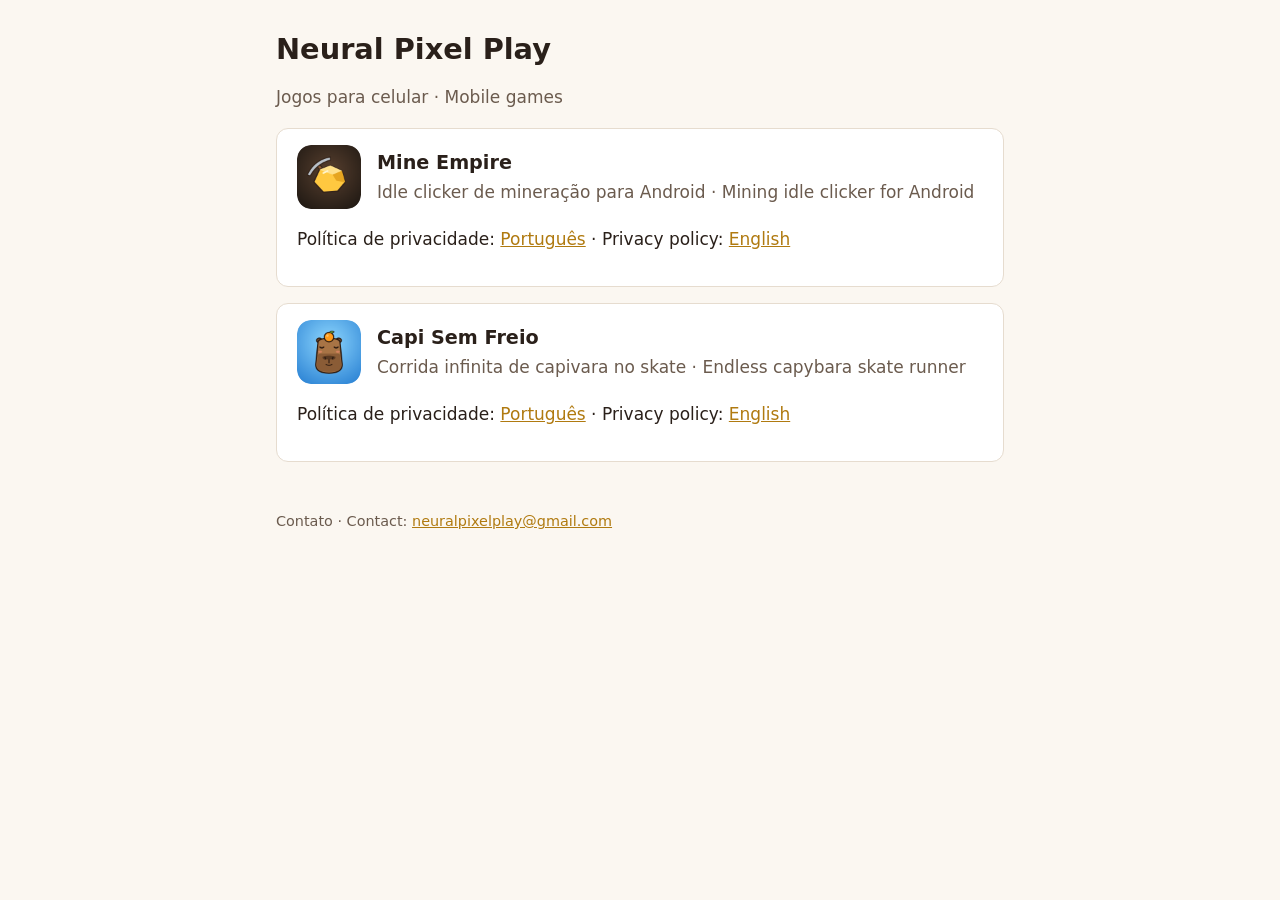
<file: index.html>
<!doctype html>
<html lang="pt-BR">
<head>
<meta charset="utf-8">
<meta name="viewport" content="width=device-width, initial-scale=1">
<title>Neural Pixel Play</title>
<link rel="stylesheet" href="assets/style.css">
</head>
<body>
<main>
<h1>Neural Pixel Play</h1>
<p class="muted">Jogos para celular · Mobile games</p>

<div class="card">
  <header>
    <img src="assets/mine-empire-icon.png" alt="">
    <div>
      <h2 style="margin:0">Mine Empire</h2>
      <p class="muted" style="margin:0">Idle clicker de mineração para Android · Mining idle clicker for Android</p>
    </div>
  </header>
  <p>
    Política de privacidade: <a href="mine-empire/privacidade.html">Português</a> ·
    Privacy policy: <a href="mine-empire/privacy.html">English</a>
  </p>
</div>

<div class="card">
  <header>
    <img src="assets/capi-sem-freio-icon.png" alt="">
    <div>
      <h2 style="margin:0">Capi Sem Freio</h2>
      <p class="muted" style="margin:0">Corrida infinita de capivara no skate · Endless capybara skate runner</p>
    </div>
  </header>
  <p>
    Política de privacidade: <a href="capi-sem-freio/privacidade.html">Português</a> ·
    Privacy policy: <a href="capi-sem-freio/privacy.html">English</a>
  </p>
</div>

<footer>Contato · Contact: <a href="mailto:neuralpixelplay@gmail.com">neuralpixelplay@gmail.com</a></footer>
</main>
</body>
</html>
</file>
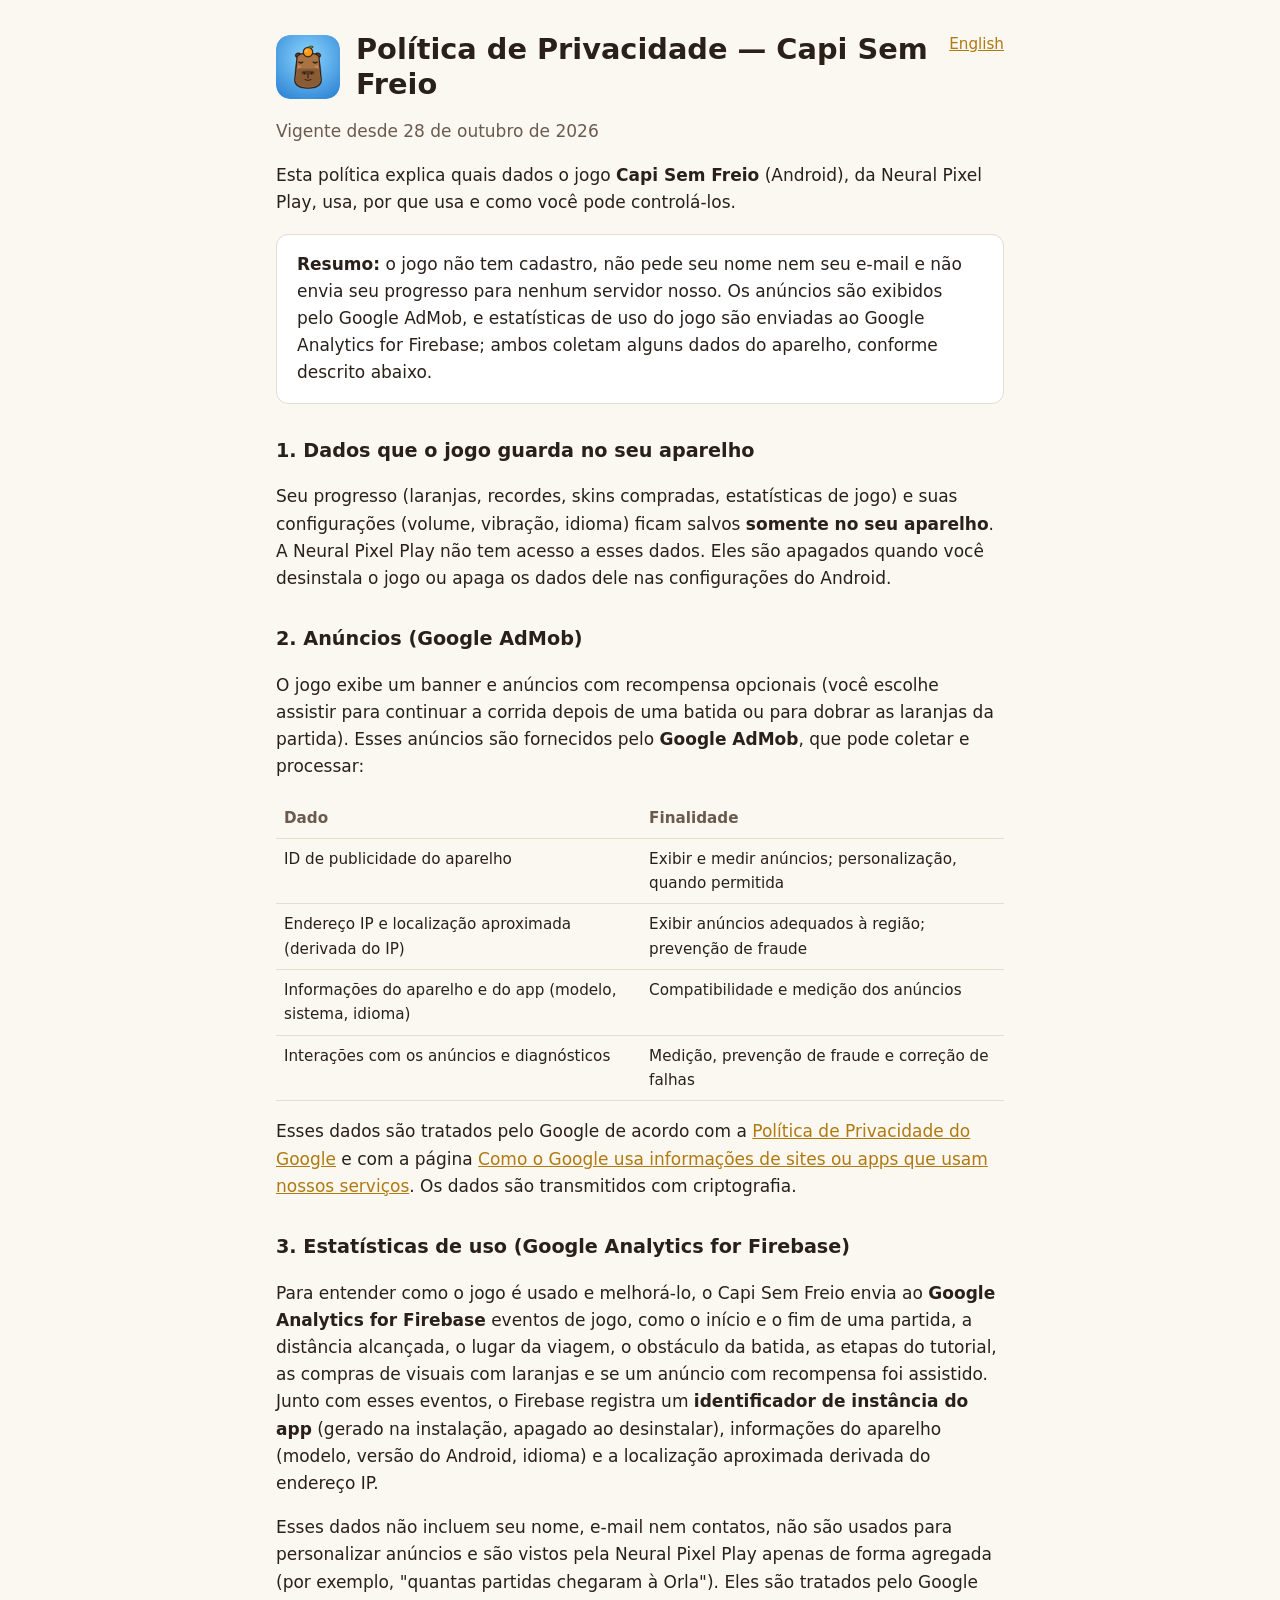
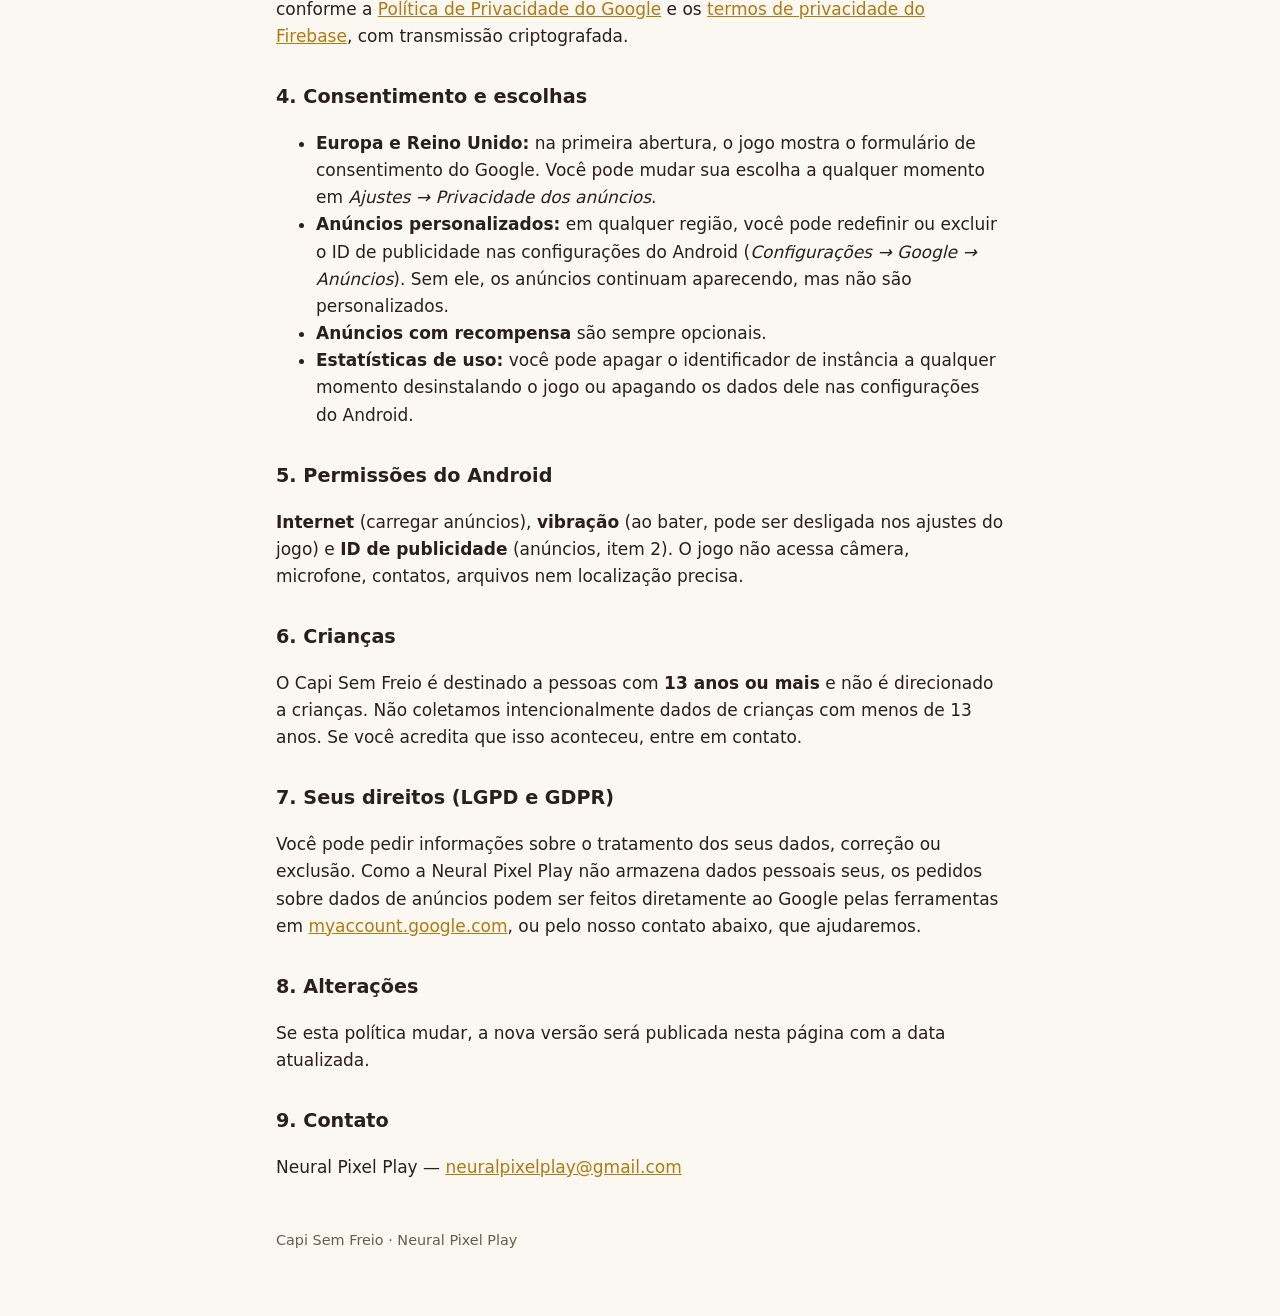
<file: capi-sem-freio/privacidade.html>
<!doctype html>
<html lang="pt-BR">
<head>
<meta charset="utf-8">
<meta name="viewport" content="width=device-width, initial-scale=1">
<title>Capi Sem Freio — Política de Privacidade</title>
<link rel="stylesheet" href="../assets/style.css">
</head>
<body>
<main>
<a class="lang" href="privacy.html" hreflang="en">English</a>
<header>
  <img src="../assets/capi-sem-freio-icon.png" alt="">
  <h1>Política de Privacidade — Capi Sem Freio</h1>
</header>
<p class="muted">Vigente desde 28 de outubro de 2026</p>

<p>Esta política explica quais dados o jogo <strong>Capi Sem Freio</strong> (Android), da Neural Pixel Play, usa, por que usa e como você pode controlá-los.</p>

<div class="card">
  <strong>Resumo:</strong> o jogo não tem cadastro, não pede seu nome nem seu e-mail e não envia seu progresso para nenhum servidor nosso. Os anúncios são exibidos pelo Google AdMob, e estatísticas de uso do jogo são enviadas ao Google Analytics for Firebase; ambos coletam alguns dados do aparelho, conforme descrito abaixo.
</div>

<h2>1. Dados que o jogo guarda no seu aparelho</h2>
<p>Seu progresso (laranjas, recordes, skins compradas, estatísticas de jogo) e suas configurações (volume, vibração, idioma) ficam salvos <strong>somente no seu aparelho</strong>. A Neural Pixel Play não tem acesso a esses dados. Eles são apagados quando você desinstala o jogo ou apaga os dados dele nas configurações do Android.</p>

<h2>2. Anúncios (Google AdMob)</h2>
<p>O jogo exibe um banner e anúncios com recompensa opcionais (você escolhe assistir para continuar a corrida depois de uma batida ou para dobrar as laranjas da partida). Esses anúncios são fornecidos pelo <strong>Google AdMob</strong>, que pode coletar e processar:</p>
<table>
  <tr><th>Dado</th><th>Finalidade</th></tr>
  <tr><td>ID de publicidade do aparelho</td><td>Exibir e medir anúncios; personalização, quando permitida</td></tr>
  <tr><td>Endereço IP e localização aproximada (derivada do IP)</td><td>Exibir anúncios adequados à região; prevenção de fraude</td></tr>
  <tr><td>Informações do aparelho e do app (modelo, sistema, idioma)</td><td>Compatibilidade e medição dos anúncios</td></tr>
  <tr><td>Interações com os anúncios e diagnósticos</td><td>Medição, prevenção de fraude e correção de falhas</td></tr>
</table>
<p>Esses dados são tratados pelo Google de acordo com a <a href="https://policies.google.com/privacy?hl=pt-BR">Política de Privacidade do Google</a> e com a página <a href="https://policies.google.com/technologies/partner-sites?hl=pt-BR">Como o Google usa informações de sites ou apps que usam nossos serviços</a>. Os dados são transmitidos com criptografia.</p>

<h2>3. Estatísticas de uso (Google Analytics for Firebase)</h2>
<p>Para entender como o jogo é usado e melhorá-lo, o Capi Sem Freio envia ao <strong>Google Analytics for Firebase</strong> eventos de jogo, como o início e o fim de uma partida, a distância alcançada, o lugar da viagem, o obstáculo da batida, as etapas do tutorial, as compras de visuais com laranjas e se um anúncio com recompensa foi assistido. Junto com esses eventos, o Firebase registra um <strong>identificador de instância do app</strong> (gerado na instalação, apagado ao desinstalar), informações do aparelho (modelo, versão do Android, idioma) e a localização aproximada derivada do endereço IP.</p>
<p>Esses dados não incluem seu nome, e-mail nem contatos, não são usados para personalizar anúncios e são vistos pela Neural Pixel Play apenas de forma agregada (por exemplo, "quantas partidas chegaram à Orla"). Eles são tratados pelo Google conforme a <a href="https://policies.google.com/privacy?hl=pt-BR">Política de Privacidade do Google</a> e os <a href="https://firebase.google.com/support/privacy?hl=pt-br">termos de privacidade do Firebase</a>, com transmissão criptografada.</p>

<h2>4. Consentimento e escolhas</h2>
<ul>
  <li><strong>Europa e Reino Unido:</strong> na primeira abertura, o jogo mostra o formulário de consentimento do Google. Você pode mudar sua escolha a qualquer momento em <em>Ajustes → Privacidade dos anúncios</em>.</li>
  <li><strong>Anúncios personalizados:</strong> em qualquer região, você pode redefinir ou excluir o ID de publicidade nas configurações do Android (<em>Configurações → Google → Anúncios</em>). Sem ele, os anúncios continuam aparecendo, mas não são personalizados.</li>
  <li><strong>Anúncios com recompensa</strong> são sempre opcionais.</li>
  <li><strong>Estatísticas de uso:</strong> você pode apagar o identificador de instância a qualquer momento desinstalando o jogo ou apagando os dados dele nas configurações do Android.</li>
</ul>

<h2>5. Permissões do Android</h2>
<p><strong>Internet</strong> (carregar anúncios), <strong>vibração</strong> (ao bater, pode ser desligada nos ajustes do jogo) e <strong>ID de publicidade</strong> (anúncios, item 2). O jogo não acessa câmera, microfone, contatos, arquivos nem localização precisa.</p>

<h2>6. Crianças</h2>
<p>O Capi Sem Freio é destinado a pessoas com <strong>13 anos ou mais</strong> e não é direcionado a crianças. Não coletamos intencionalmente dados de crianças com menos de 13 anos. Se você acredita que isso aconteceu, entre em contato.</p>

<h2>7. Seus direitos (LGPD e GDPR)</h2>
<p>Você pode pedir informações sobre o tratamento dos seus dados, correção ou exclusão. Como a Neural Pixel Play não armazena dados pessoais seus, os pedidos sobre dados de anúncios podem ser feitos diretamente ao Google pelas ferramentas em <a href="https://myaccount.google.com/data-and-privacy">myaccount.google.com</a>, ou pelo nosso contato abaixo, que ajudaremos.</p>

<h2>8. Alterações</h2>
<p>Se esta política mudar, a nova versão será publicada nesta página com a data atualizada.</p>

<h2>9. Contato</h2>
<p>Neural Pixel Play — <a href="mailto:neuralpixelplay@gmail.com">neuralpixelplay@gmail.com</a></p>

<footer>Capi Sem Freio · Neural Pixel Play</footer>
</main>
</body>
</html>
</file>
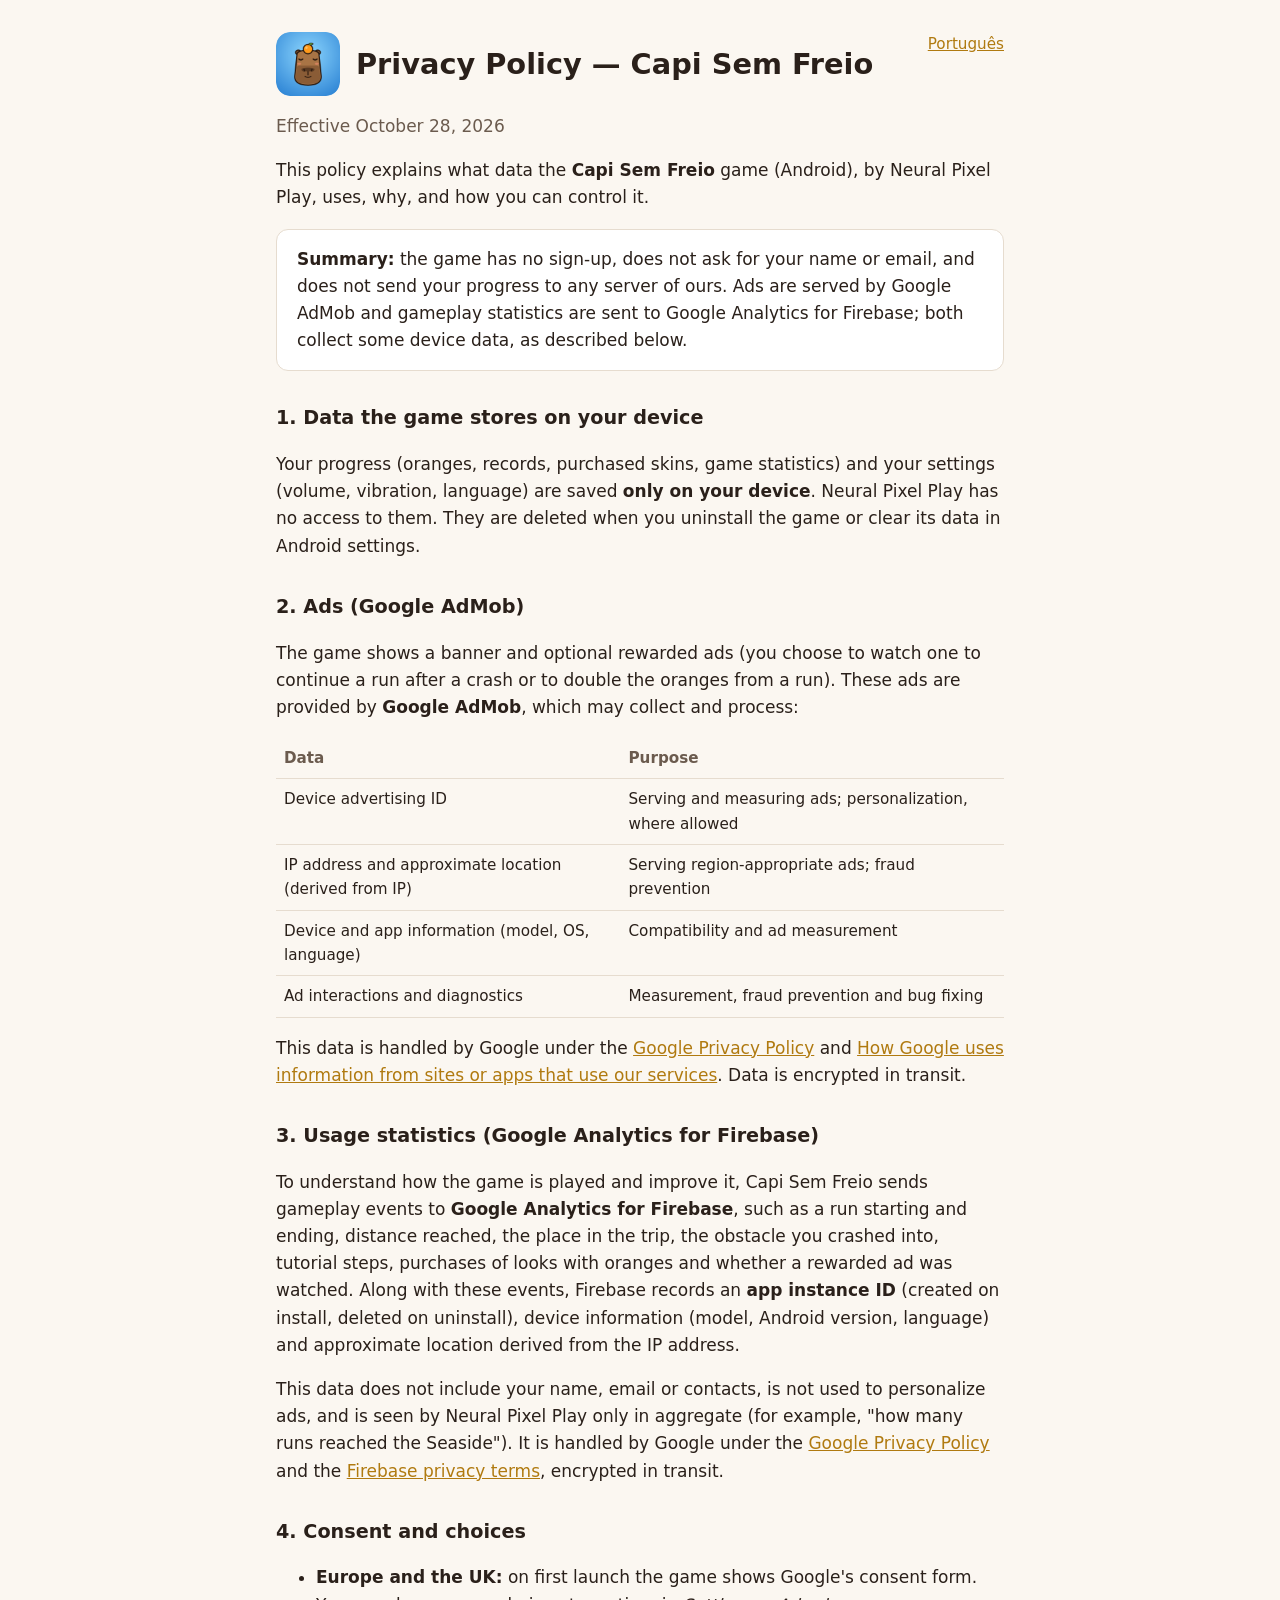
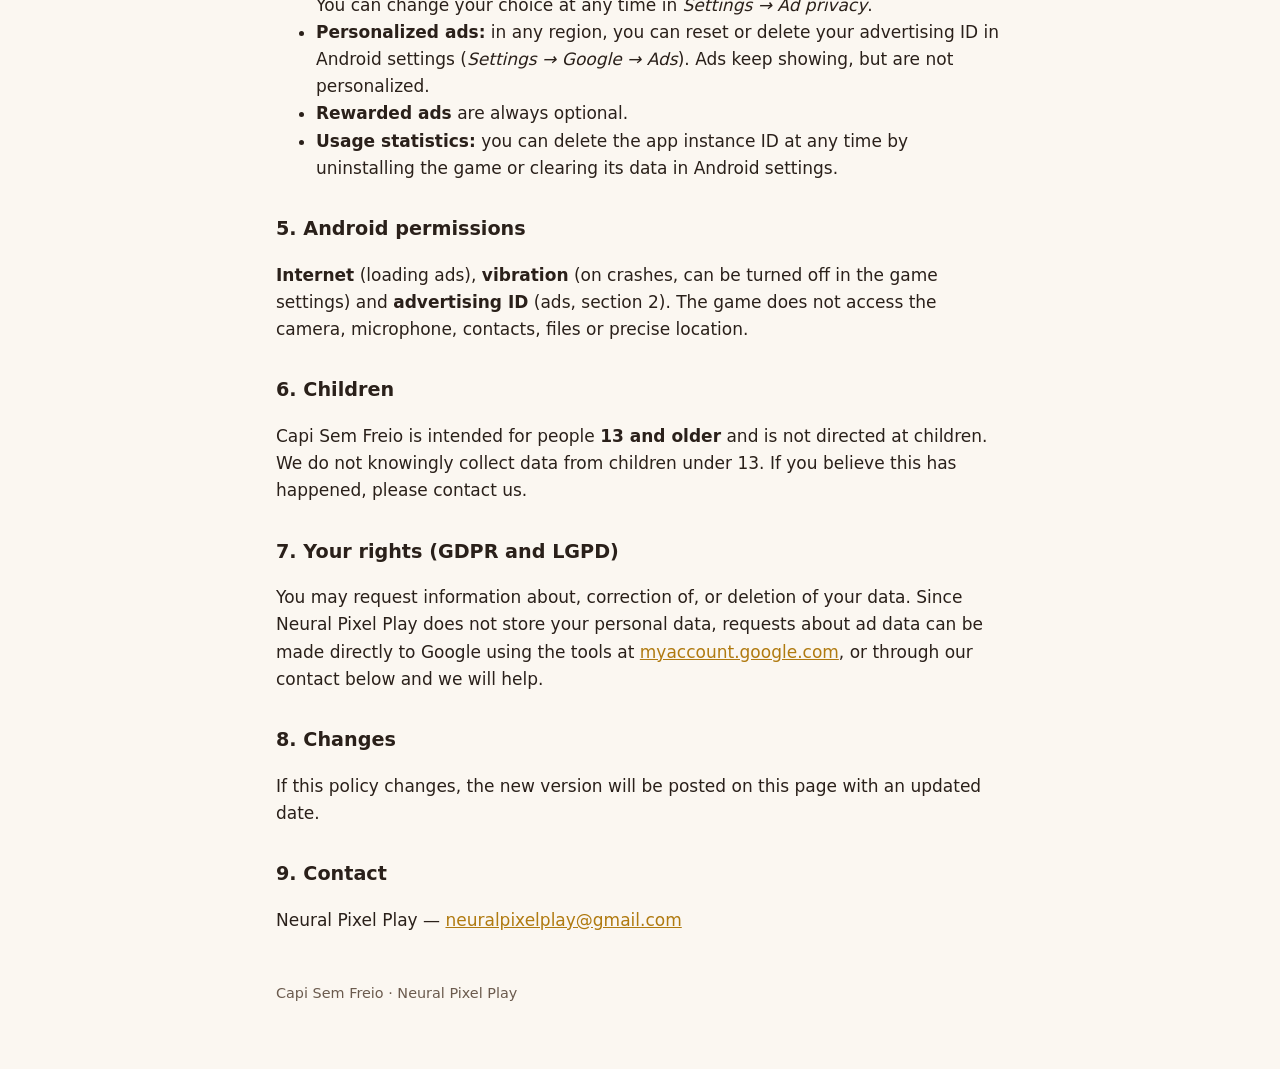
<file: capi-sem-freio/privacy.html>
<!doctype html>
<html lang="en">
<head>
<meta charset="utf-8">
<meta name="viewport" content="width=device-width, initial-scale=1">
<title>Capi Sem Freio — Privacy Policy</title>
<link rel="stylesheet" href="../assets/style.css">
</head>
<body>
<main>
<a class="lang" href="privacidade.html" hreflang="pt-BR">Português</a>
<header>
  <img src="../assets/capi-sem-freio-icon.png" alt="">
  <h1>Privacy Policy — Capi Sem Freio</h1>
</header>
<p class="muted">Effective October 28, 2026</p>

<p>This policy explains what data the <strong>Capi Sem Freio</strong> game (Android), by Neural Pixel Play, uses, why, and how you can control it.</p>

<div class="card">
  <strong>Summary:</strong> the game has no sign-up, does not ask for your name or email, and does not send your progress to any server of ours. Ads are served by Google AdMob and gameplay statistics are sent to Google Analytics for Firebase; both collect some device data, as described below.
</div>

<h2>1. Data the game stores on your device</h2>
<p>Your progress (oranges, records, purchased skins, game statistics) and your settings (volume, vibration, language) are saved <strong>only on your device</strong>. Neural Pixel Play has no access to them. They are deleted when you uninstall the game or clear its data in Android settings.</p>

<h2>2. Ads (Google AdMob)</h2>
<p>The game shows a banner and optional rewarded ads (you choose to watch one to continue a run after a crash or to double the oranges from a run). These ads are provided by <strong>Google AdMob</strong>, which may collect and process:</p>
<table>
  <tr><th>Data</th><th>Purpose</th></tr>
  <tr><td>Device advertising ID</td><td>Serving and measuring ads; personalization, where allowed</td></tr>
  <tr><td>IP address and approximate location (derived from IP)</td><td>Serving region-appropriate ads; fraud prevention</td></tr>
  <tr><td>Device and app information (model, OS, language)</td><td>Compatibility and ad measurement</td></tr>
  <tr><td>Ad interactions and diagnostics</td><td>Measurement, fraud prevention and bug fixing</td></tr>
</table>
<p>This data is handled by Google under the <a href="https://policies.google.com/privacy">Google Privacy Policy</a> and <a href="https://policies.google.com/technologies/partner-sites">How Google uses information from sites or apps that use our services</a>. Data is encrypted in transit.</p>

<h2>3. Usage statistics (Google Analytics for Firebase)</h2>
<p>To understand how the game is played and improve it, Capi Sem Freio sends gameplay events to <strong>Google Analytics for Firebase</strong>, such as a run starting and ending, distance reached, the place in the trip, the obstacle you crashed into, tutorial steps, purchases of looks with oranges and whether a rewarded ad was watched. Along with these events, Firebase records an <strong>app instance ID</strong> (created on install, deleted on uninstall), device information (model, Android version, language) and approximate location derived from the IP address.</p>
<p>This data does not include your name, email or contacts, is not used to personalize ads, and is seen by Neural Pixel Play only in aggregate (for example, "how many runs reached the Seaside"). It is handled by Google under the <a href="https://policies.google.com/privacy">Google Privacy Policy</a> and the <a href="https://firebase.google.com/support/privacy">Firebase privacy terms</a>, encrypted in transit.</p>

<h2>4. Consent and choices</h2>
<ul>
  <li><strong>Europe and the UK:</strong> on first launch the game shows Google's consent form. You can change your choice at any time in <em>Settings → Ad privacy</em>.</li>
  <li><strong>Personalized ads:</strong> in any region, you can reset or delete your advertising ID in Android settings (<em>Settings → Google → Ads</em>). Ads keep showing, but are not personalized.</li>
  <li><strong>Rewarded ads</strong> are always optional.</li>
  <li><strong>Usage statistics:</strong> you can delete the app instance ID at any time by uninstalling the game or clearing its data in Android settings.</li>
</ul>

<h2>5. Android permissions</h2>
<p><strong>Internet</strong> (loading ads), <strong>vibration</strong> (on crashes, can be turned off in the game settings) and <strong>advertising ID</strong> (ads, section 2). The game does not access the camera, microphone, contacts, files or precise location.</p>

<h2>6. Children</h2>
<p>Capi Sem Freio is intended for people <strong>13 and older</strong> and is not directed at children. We do not knowingly collect data from children under 13. If you believe this has happened, please contact us.</p>

<h2>7. Your rights (GDPR and LGPD)</h2>
<p>You may request information about, correction of, or deletion of your data. Since Neural Pixel Play does not store your personal data, requests about ad data can be made directly to Google using the tools at <a href="https://myaccount.google.com/data-and-privacy">myaccount.google.com</a>, or through our contact below and we will help.</p>

<h2>8. Changes</h2>
<p>If this policy changes, the new version will be posted on this page with an updated date.</p>

<h2>9. Contact</h2>
<p>Neural Pixel Play — <a href="mailto:neuralpixelplay@gmail.com">neuralpixelplay@gmail.com</a></p>

<footer>Capi Sem Freio · Neural Pixel Play</footer>
</main>
</body>
</html>
</file>
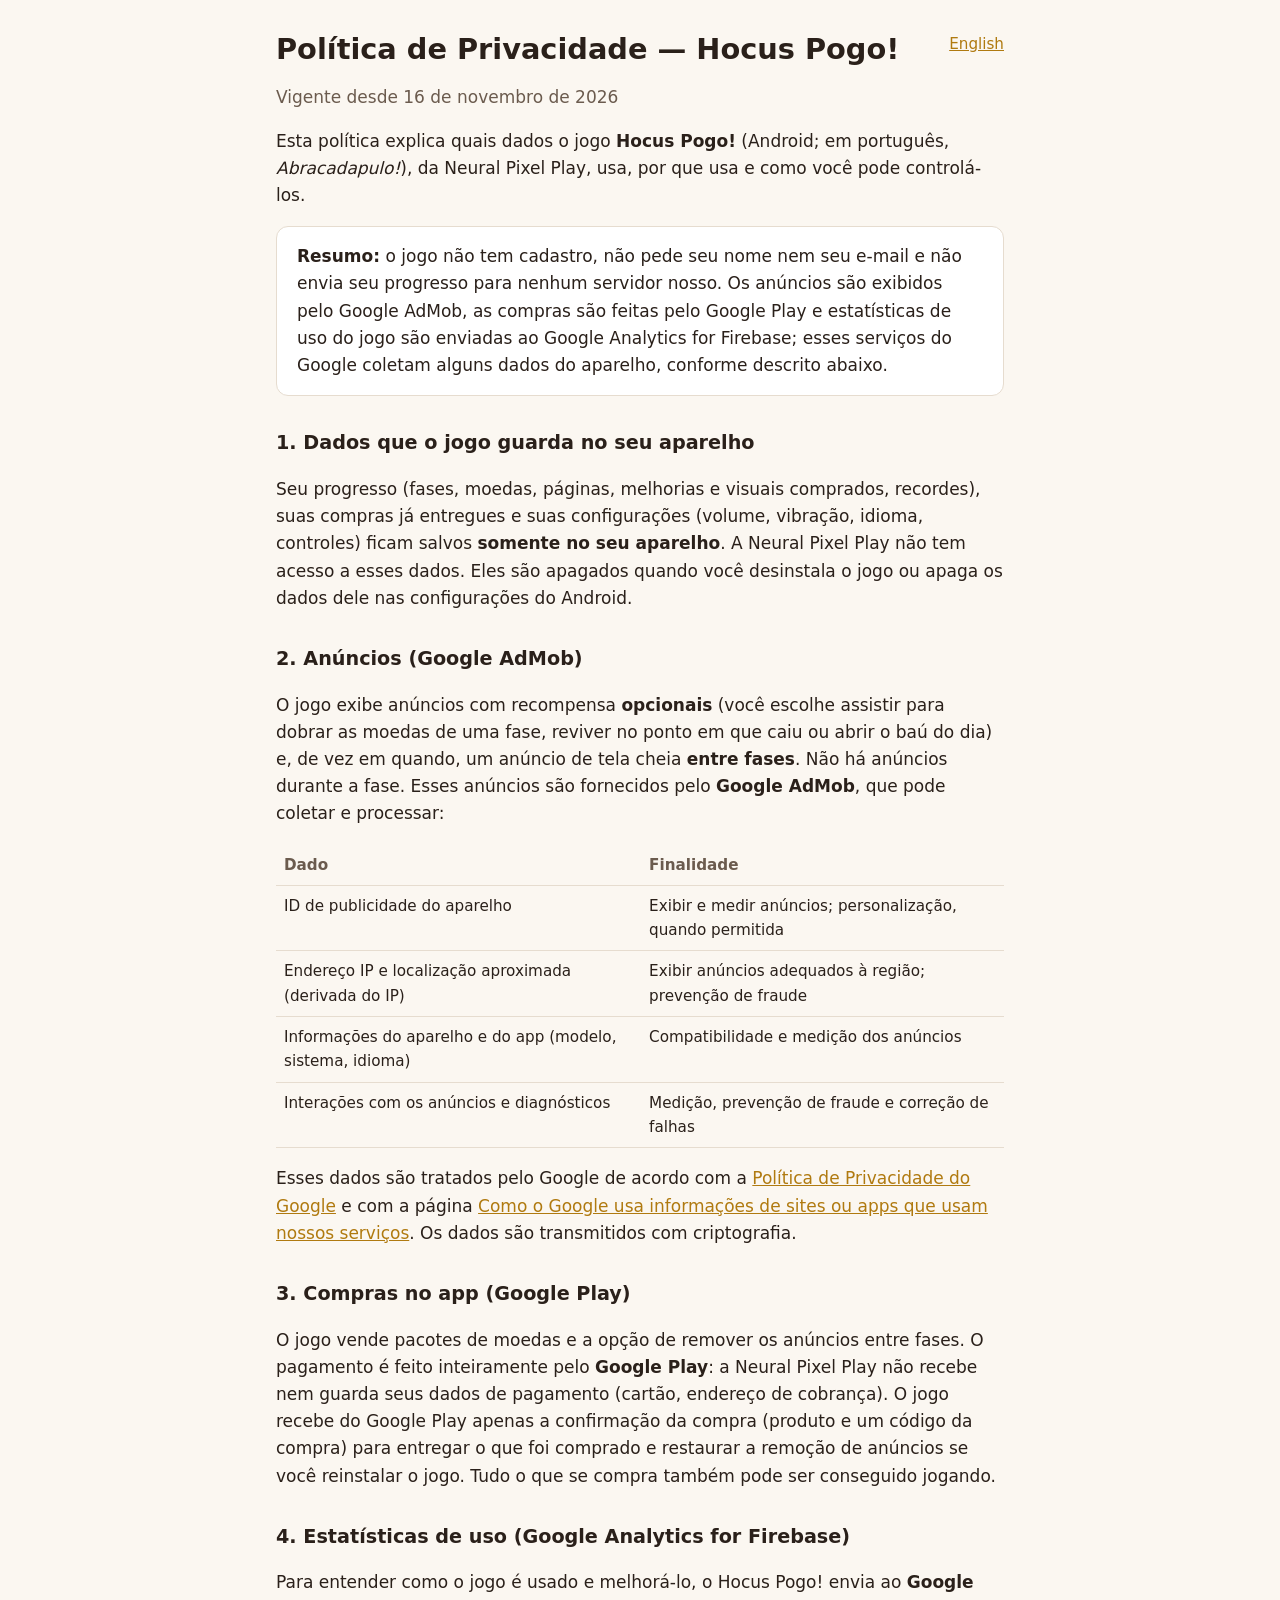
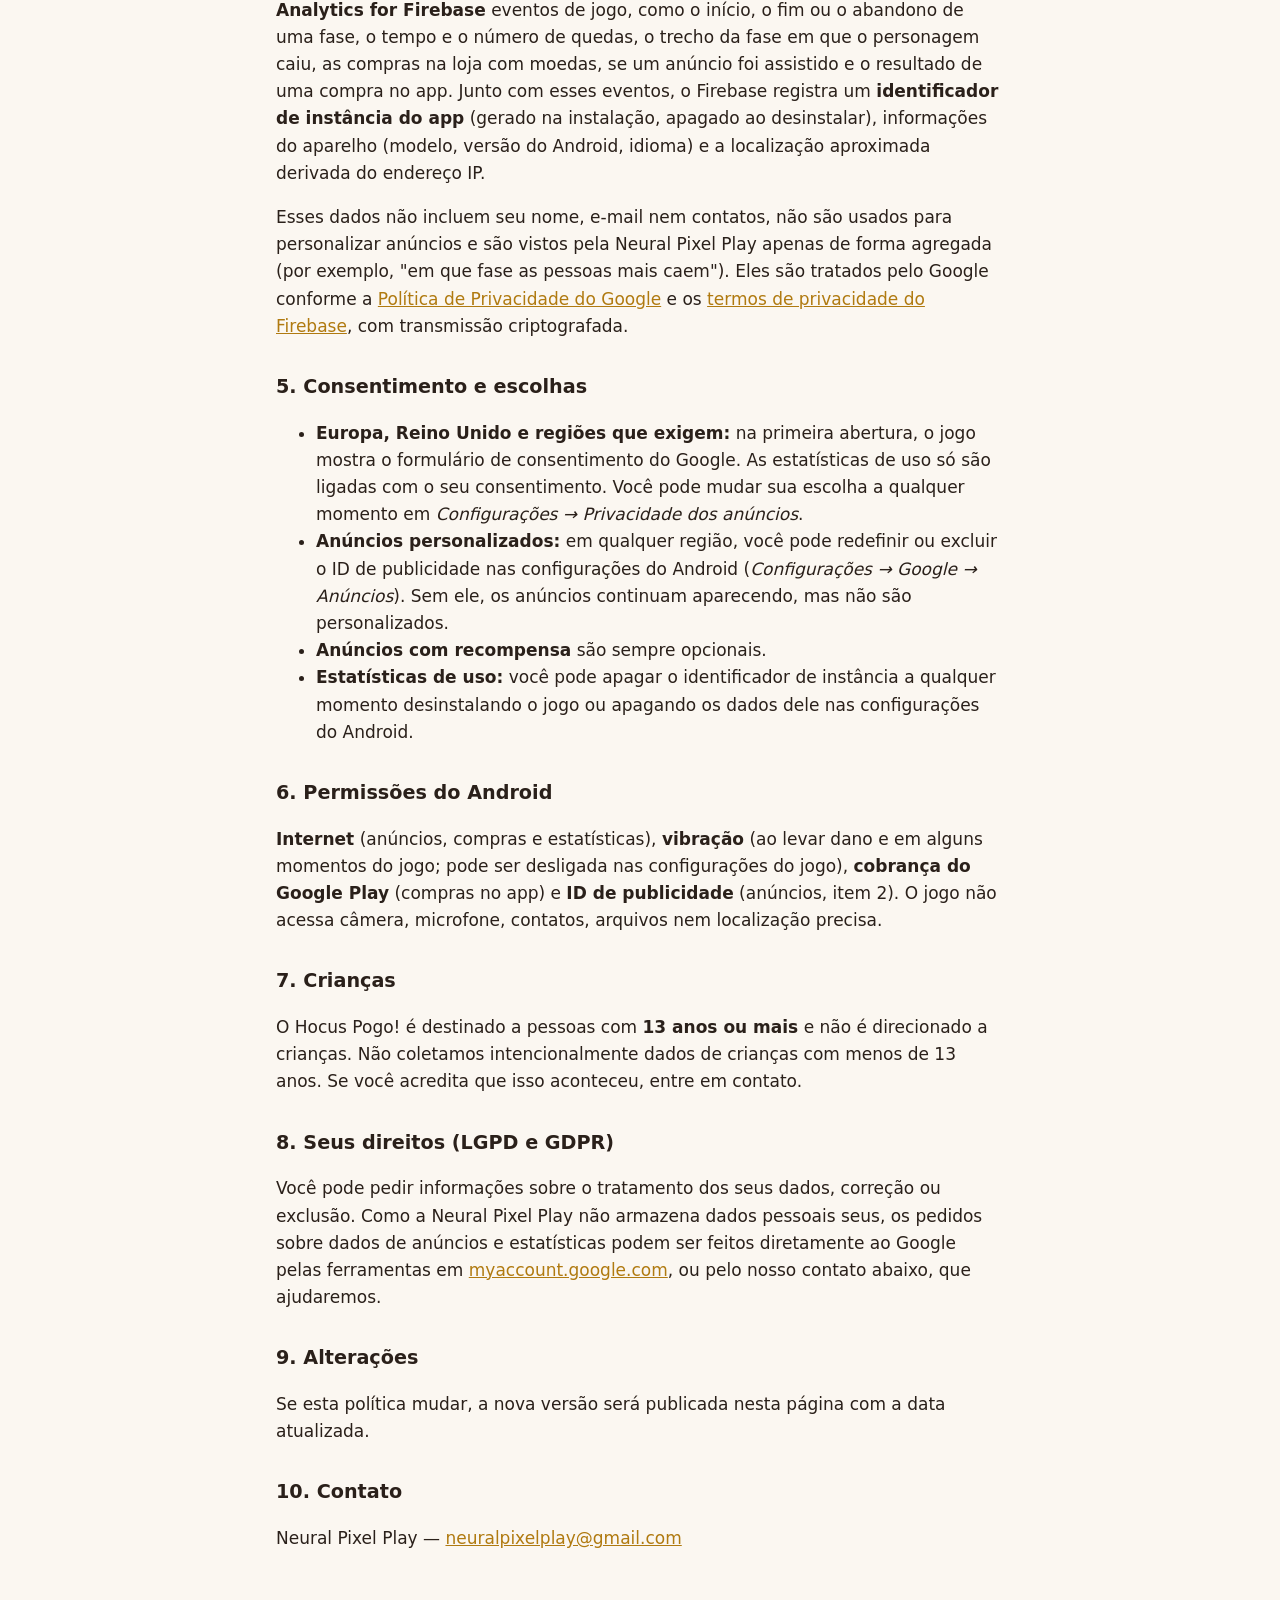
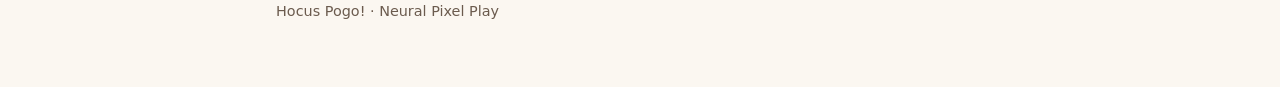
<file: hocus-pogo/privacidade.html>
<!doctype html>
<html lang="pt-BR">
<head>
<meta charset="utf-8">
<meta name="viewport" content="width=device-width, initial-scale=1">
<title>Hocus Pogo! — Política de Privacidade</title>
<link rel="stylesheet" href="../assets/style.css">
</head>
<body>
<main>
<a class="lang" href="privacy.html" hreflang="en">English</a>
<header>
  <h1>Política de Privacidade — Hocus Pogo!</h1>
</header>
<p class="muted">Vigente desde 16 de novembro de 2026</p>

<p>Esta política explica quais dados o jogo <strong>Hocus Pogo!</strong> (Android; em português, <em>Abracadapulo!</em>), da Neural Pixel Play, usa, por que usa e como você pode controlá-los.</p>

<div class="card">
  <strong>Resumo:</strong> o jogo não tem cadastro, não pede seu nome nem seu e-mail e não envia seu progresso para nenhum servidor nosso. Os anúncios são exibidos pelo Google AdMob, as compras são feitas pelo Google Play e estatísticas de uso do jogo são enviadas ao Google Analytics for Firebase; esses serviços do Google coletam alguns dados do aparelho, conforme descrito abaixo.
</div>

<h2>1. Dados que o jogo guarda no seu aparelho</h2>
<p>Seu progresso (fases, moedas, páginas, melhorias e visuais comprados, recordes), suas compras já entregues e suas configurações (volume, vibração, idioma, controles) ficam salvos <strong>somente no seu aparelho</strong>. A Neural Pixel Play não tem acesso a esses dados. Eles são apagados quando você desinstala o jogo ou apaga os dados dele nas configurações do Android.</p>

<h2>2. Anúncios (Google AdMob)</h2>
<p>O jogo exibe anúncios com recompensa <strong>opcionais</strong> (você escolhe assistir para dobrar as moedas de uma fase, reviver no ponto em que caiu ou abrir o baú do dia) e, de vez em quando, um anúncio de tela cheia <strong>entre fases</strong>. Não há anúncios durante a fase. Esses anúncios são fornecidos pelo <strong>Google AdMob</strong>, que pode coletar e processar:</p>
<table>
  <tr><th>Dado</th><th>Finalidade</th></tr>
  <tr><td>ID de publicidade do aparelho</td><td>Exibir e medir anúncios; personalização, quando permitida</td></tr>
  <tr><td>Endereço IP e localização aproximada (derivada do IP)</td><td>Exibir anúncios adequados à região; prevenção de fraude</td></tr>
  <tr><td>Informações do aparelho e do app (modelo, sistema, idioma)</td><td>Compatibilidade e medição dos anúncios</td></tr>
  <tr><td>Interações com os anúncios e diagnósticos</td><td>Medição, prevenção de fraude e correção de falhas</td></tr>
</table>
<p>Esses dados são tratados pelo Google de acordo com a <a href="https://policies.google.com/privacy?hl=pt-BR">Política de Privacidade do Google</a> e com a página <a href="https://policies.google.com/technologies/partner-sites?hl=pt-BR">Como o Google usa informações de sites ou apps que usam nossos serviços</a>. Os dados são transmitidos com criptografia.</p>

<h2>3. Compras no app (Google Play)</h2>
<p>O jogo vende pacotes de moedas e a opção de remover os anúncios entre fases. O pagamento é feito inteiramente pelo <strong>Google Play</strong>: a Neural Pixel Play não recebe nem guarda seus dados de pagamento (cartão, endereço de cobrança). O jogo recebe do Google Play apenas a confirmação da compra (produto e um código da compra) para entregar o que foi comprado e restaurar a remoção de anúncios se você reinstalar o jogo. Tudo o que se compra também pode ser conseguido jogando.</p>

<h2>4. Estatísticas de uso (Google Analytics for Firebase)</h2>
<p>Para entender como o jogo é usado e melhorá-lo, o Hocus Pogo! envia ao <strong>Google Analytics for Firebase</strong> eventos de jogo, como o início, o fim ou o abandono de uma fase, o tempo e o número de quedas, o trecho da fase em que o personagem caiu, as compras na loja com moedas, se um anúncio foi assistido e o resultado de uma compra no app. Junto com esses eventos, o Firebase registra um <strong>identificador de instância do app</strong> (gerado na instalação, apagado ao desinstalar), informações do aparelho (modelo, versão do Android, idioma) e a localização aproximada derivada do endereço IP.</p>
<p>Esses dados não incluem seu nome, e-mail nem contatos, não são usados para personalizar anúncios e são vistos pela Neural Pixel Play apenas de forma agregada (por exemplo, "em que fase as pessoas mais caem"). Eles são tratados pelo Google conforme a <a href="https://policies.google.com/privacy?hl=pt-BR">Política de Privacidade do Google</a> e os <a href="https://firebase.google.com/support/privacy?hl=pt-br">termos de privacidade do Firebase</a>, com transmissão criptografada.</p>

<h2>5. Consentimento e escolhas</h2>
<ul>
  <li><strong>Europa, Reino Unido e regiões que exigem:</strong> na primeira abertura, o jogo mostra o formulário de consentimento do Google. As estatísticas de uso só são ligadas com o seu consentimento. Você pode mudar sua escolha a qualquer momento em <em>Configurações → Privacidade dos anúncios</em>.</li>
  <li><strong>Anúncios personalizados:</strong> em qualquer região, você pode redefinir ou excluir o ID de publicidade nas configurações do Android (<em>Configurações → Google → Anúncios</em>). Sem ele, os anúncios continuam aparecendo, mas não são personalizados.</li>
  <li><strong>Anúncios com recompensa</strong> são sempre opcionais.</li>
  <li><strong>Estatísticas de uso:</strong> você pode apagar o identificador de instância a qualquer momento desinstalando o jogo ou apagando os dados dele nas configurações do Android.</li>
</ul>

<h2>6. Permissões do Android</h2>
<p><strong>Internet</strong> (anúncios, compras e estatísticas), <strong>vibração</strong> (ao levar dano e em alguns momentos do jogo; pode ser desligada nas configurações do jogo), <strong>cobrança do Google Play</strong> (compras no app) e <strong>ID de publicidade</strong> (anúncios, item 2). O jogo não acessa câmera, microfone, contatos, arquivos nem localização precisa.</p>

<h2>7. Crianças</h2>
<p>O Hocus Pogo! é destinado a pessoas com <strong>13 anos ou mais</strong> e não é direcionado a crianças. Não coletamos intencionalmente dados de crianças com menos de 13 anos. Se você acredita que isso aconteceu, entre em contato.</p>

<h2>8. Seus direitos (LGPD e GDPR)</h2>
<p>Você pode pedir informações sobre o tratamento dos seus dados, correção ou exclusão. Como a Neural Pixel Play não armazena dados pessoais seus, os pedidos sobre dados de anúncios e estatísticas podem ser feitos diretamente ao Google pelas ferramentas em <a href="https://myaccount.google.com/data-and-privacy">myaccount.google.com</a>, ou pelo nosso contato abaixo, que ajudaremos.</p>

<h2>9. Alterações</h2>
<p>Se esta política mudar, a nova versão será publicada nesta página com a data atualizada.</p>

<h2>10. Contato</h2>
<p>Neural Pixel Play — <a href="mailto:neuralpixelplay@gmail.com">neuralpixelplay@gmail.com</a></p>

<footer>Hocus Pogo! · Neural Pixel Play</footer>
</main>
</body>
</html>
</file>
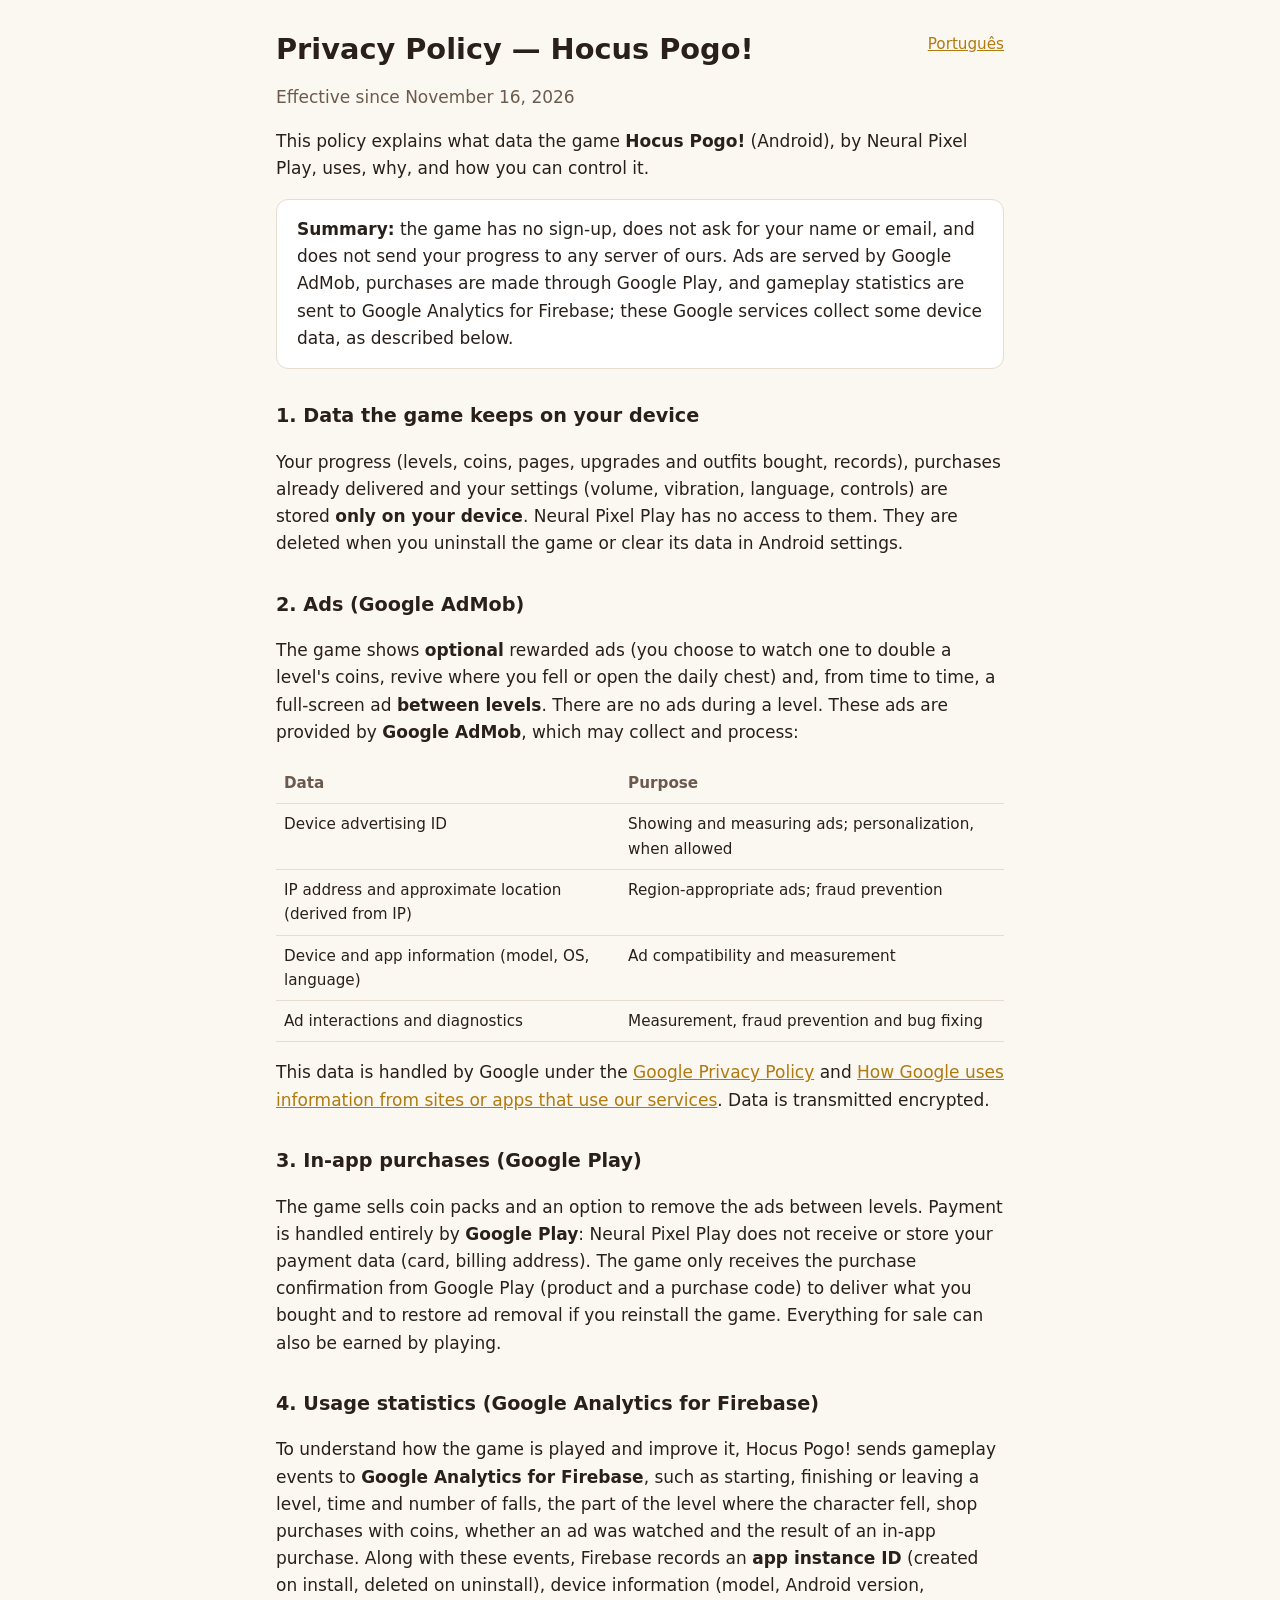
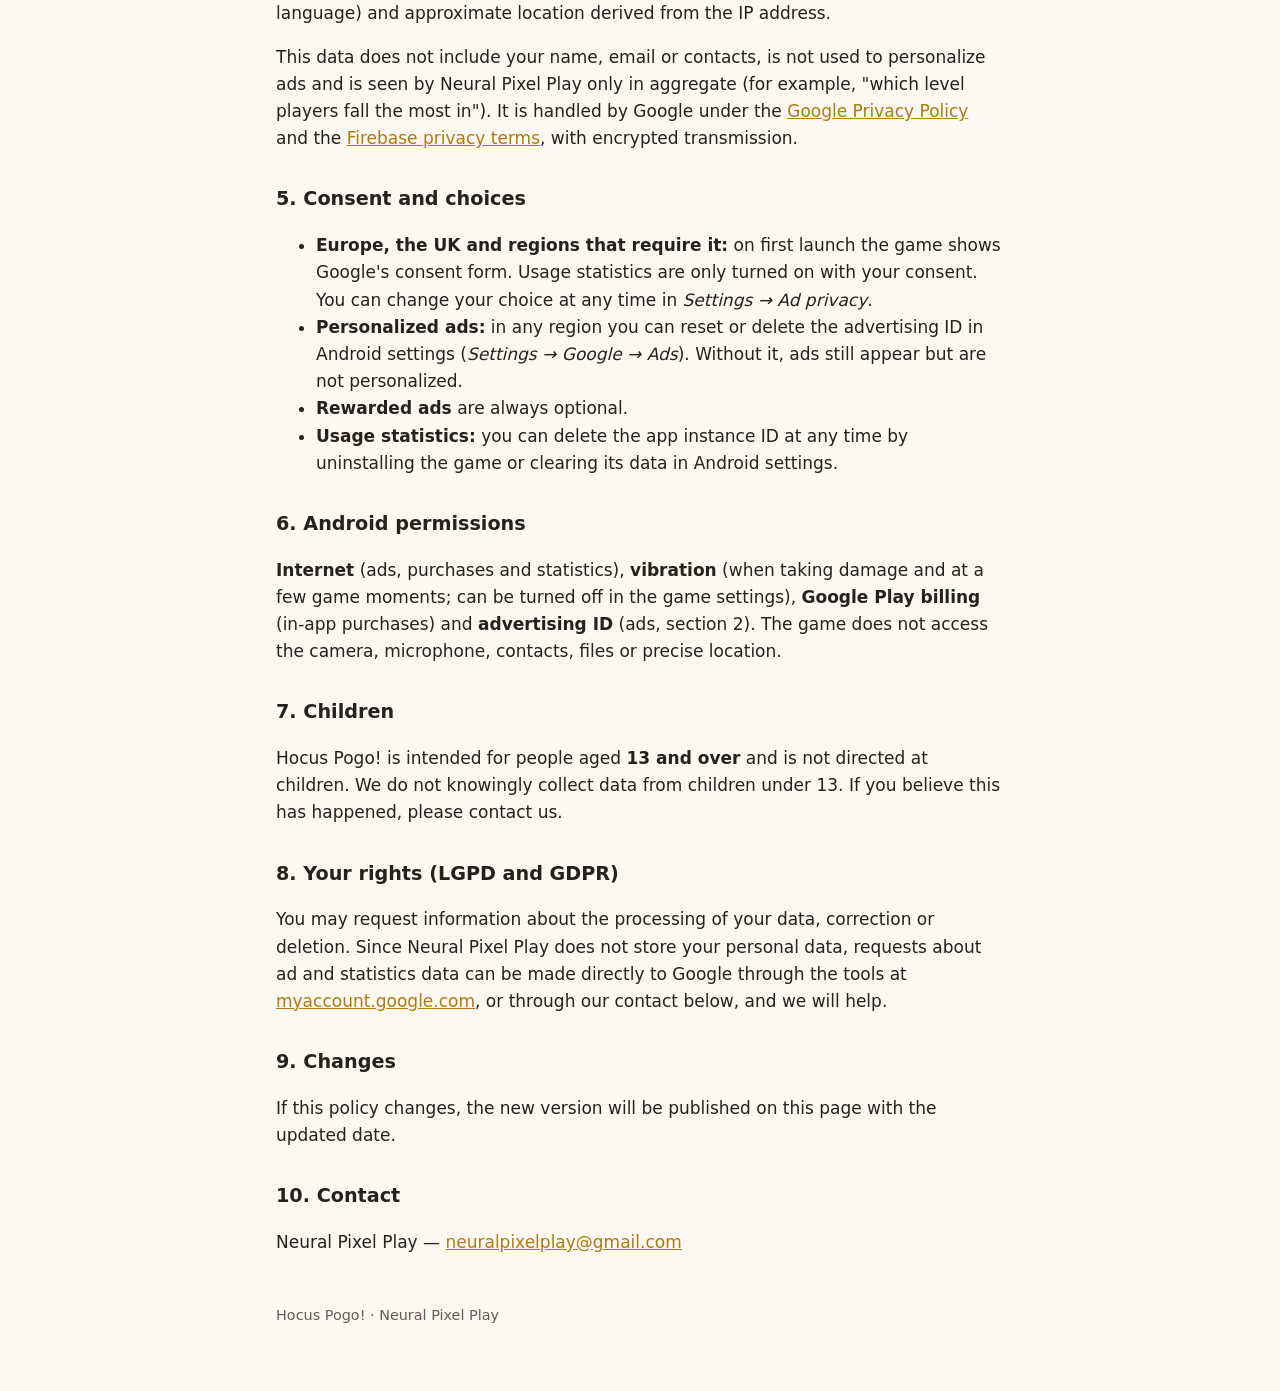
<file: hocus-pogo/privacy.html>
<!doctype html>
<html lang="en">
<head>
<meta charset="utf-8">
<meta name="viewport" content="width=device-width, initial-scale=1">
<title>Hocus Pogo! — Privacy Policy</title>
<link rel="stylesheet" href="../assets/style.css">
</head>
<body>
<main>
<a class="lang" href="privacidade.html" hreflang="pt-BR">Português</a>
<header>
  <h1>Privacy Policy — Hocus Pogo!</h1>
</header>
<p class="muted">Effective since November 16, 2026</p>

<p>This policy explains what data the game <strong>Hocus Pogo!</strong> (Android), by Neural Pixel Play, uses, why, and how you can control it.</p>

<div class="card">
  <strong>Summary:</strong> the game has no sign-up, does not ask for your name or email, and does not send your progress to any server of ours. Ads are served by Google AdMob, purchases are made through Google Play, and gameplay statistics are sent to Google Analytics for Firebase; these Google services collect some device data, as described below.
</div>

<h2>1. Data the game keeps on your device</h2>
<p>Your progress (levels, coins, pages, upgrades and outfits bought, records), purchases already delivered and your settings (volume, vibration, language, controls) are stored <strong>only on your device</strong>. Neural Pixel Play has no access to them. They are deleted when you uninstall the game or clear its data in Android settings.</p>

<h2>2. Ads (Google AdMob)</h2>
<p>The game shows <strong>optional</strong> rewarded ads (you choose to watch one to double a level's coins, revive where you fell or open the daily chest) and, from time to time, a full-screen ad <strong>between levels</strong>. There are no ads during a level. These ads are provided by <strong>Google AdMob</strong>, which may collect and process:</p>
<table>
  <tr><th>Data</th><th>Purpose</th></tr>
  <tr><td>Device advertising ID</td><td>Showing and measuring ads; personalization, when allowed</td></tr>
  <tr><td>IP address and approximate location (derived from IP)</td><td>Region-appropriate ads; fraud prevention</td></tr>
  <tr><td>Device and app information (model, OS, language)</td><td>Ad compatibility and measurement</td></tr>
  <tr><td>Ad interactions and diagnostics</td><td>Measurement, fraud prevention and bug fixing</td></tr>
</table>
<p>This data is handled by Google under the <a href="https://policies.google.com/privacy">Google Privacy Policy</a> and <a href="https://policies.google.com/technologies/partner-sites">How Google uses information from sites or apps that use our services</a>. Data is transmitted encrypted.</p>

<h2>3. In-app purchases (Google Play)</h2>
<p>The game sells coin packs and an option to remove the ads between levels. Payment is handled entirely by <strong>Google Play</strong>: Neural Pixel Play does not receive or store your payment data (card, billing address). The game only receives the purchase confirmation from Google Play (product and a purchase code) to deliver what you bought and to restore ad removal if you reinstall the game. Everything for sale can also be earned by playing.</p>

<h2>4. Usage statistics (Google Analytics for Firebase)</h2>
<p>To understand how the game is played and improve it, Hocus Pogo! sends gameplay events to <strong>Google Analytics for Firebase</strong>, such as starting, finishing or leaving a level, time and number of falls, the part of the level where the character fell, shop purchases with coins, whether an ad was watched and the result of an in-app purchase. Along with these events, Firebase records an <strong>app instance ID</strong> (created on install, deleted on uninstall), device information (model, Android version, language) and approximate location derived from the IP address.</p>
<p>This data does not include your name, email or contacts, is not used to personalize ads and is seen by Neural Pixel Play only in aggregate (for example, "which level players fall the most in"). It is handled by Google under the <a href="https://policies.google.com/privacy">Google Privacy Policy</a> and the <a href="https://firebase.google.com/support/privacy">Firebase privacy terms</a>, with encrypted transmission.</p>

<h2>5. Consent and choices</h2>
<ul>
  <li><strong>Europe, the UK and regions that require it:</strong> on first launch the game shows Google's consent form. Usage statistics are only turned on with your consent. You can change your choice at any time in <em>Settings → Ad privacy</em>.</li>
  <li><strong>Personalized ads:</strong> in any region you can reset or delete the advertising ID in Android settings (<em>Settings → Google → Ads</em>). Without it, ads still appear but are not personalized.</li>
  <li><strong>Rewarded ads</strong> are always optional.</li>
  <li><strong>Usage statistics:</strong> you can delete the app instance ID at any time by uninstalling the game or clearing its data in Android settings.</li>
</ul>

<h2>6. Android permissions</h2>
<p><strong>Internet</strong> (ads, purchases and statistics), <strong>vibration</strong> (when taking damage and at a few game moments; can be turned off in the game settings), <strong>Google Play billing</strong> (in-app purchases) and <strong>advertising ID</strong> (ads, section 2). The game does not access the camera, microphone, contacts, files or precise location.</p>

<h2>7. Children</h2>
<p>Hocus Pogo! is intended for people aged <strong>13 and over</strong> and is not directed at children. We do not knowingly collect data from children under 13. If you believe this has happened, please contact us.</p>

<h2>8. Your rights (LGPD and GDPR)</h2>
<p>You may request information about the processing of your data, correction or deletion. Since Neural Pixel Play does not store your personal data, requests about ad and statistics data can be made directly to Google through the tools at <a href="https://myaccount.google.com/data-and-privacy">myaccount.google.com</a>, or through our contact below, and we will help.</p>

<h2>9. Changes</h2>
<p>If this policy changes, the new version will be published on this page with the updated date.</p>

<h2>10. Contact</h2>
<p>Neural Pixel Play — <a href="mailto:neuralpixelplay@gmail.com">neuralpixelplay@gmail.com</a></p>

<footer>Hocus Pogo! · Neural Pixel Play</footer>
</main>
</body>
</html>
</file>
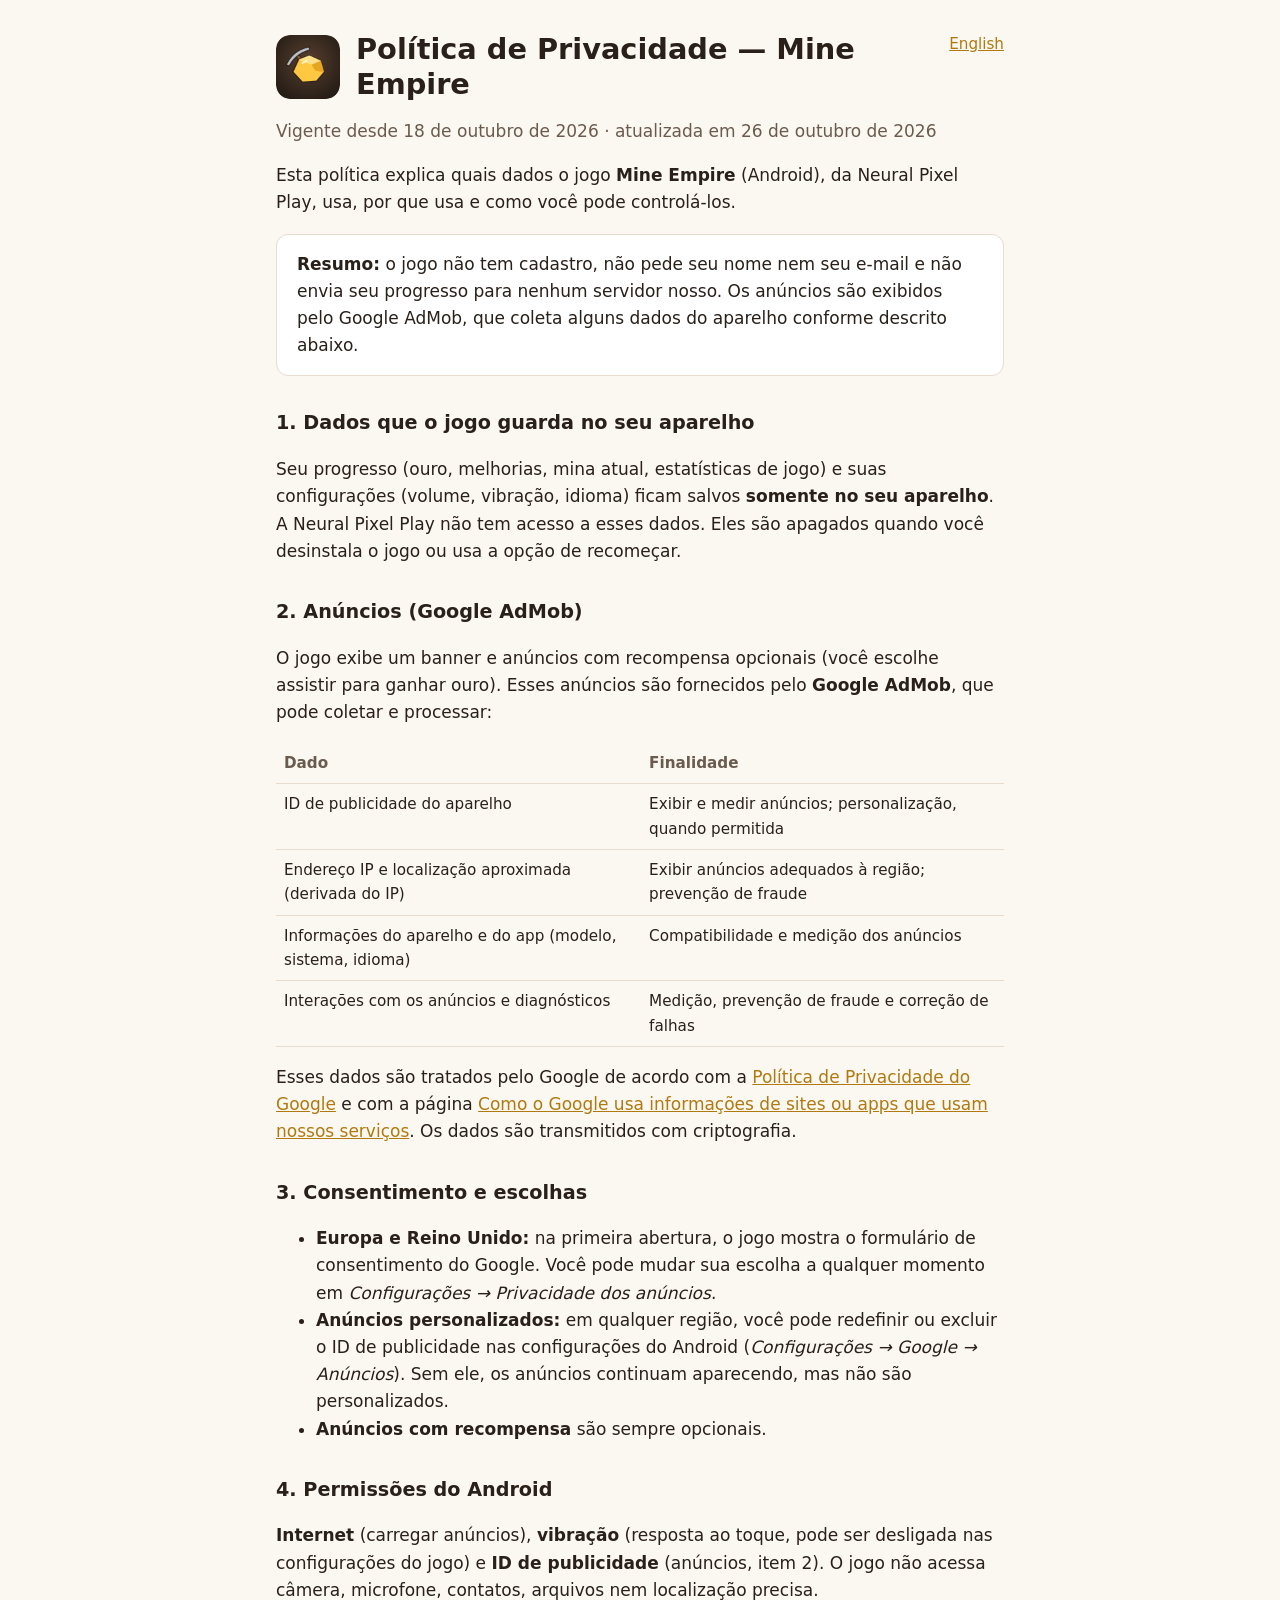
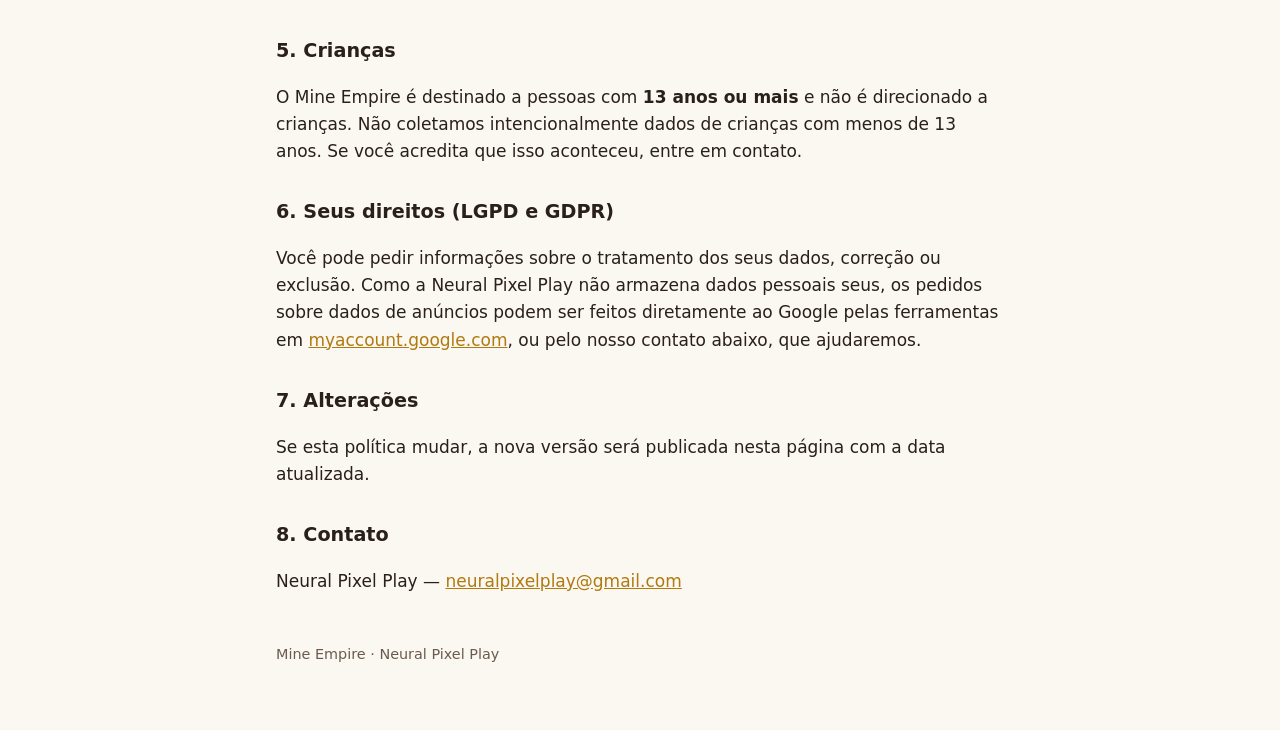
<file: mine-empire/privacidade.html>
<!doctype html>
<html lang="pt-BR">
<head>
<meta charset="utf-8">
<meta name="viewport" content="width=device-width, initial-scale=1">
<title>Mine Empire — Política de Privacidade</title>
<link rel="stylesheet" href="../assets/style.css">
</head>
<body>
<main>
<a class="lang" href="privacy.html" hreflang="en">English</a>
<header>
  <img src="../assets/mine-empire-icon.png" alt="">
  <h1>Política de Privacidade — Mine Empire</h1>
</header>
<p class="muted">Vigente desde 18 de outubro de 2026 · atualizada em 26 de outubro de 2026</p>

<p>Esta política explica quais dados o jogo <strong>Mine Empire</strong> (Android), da Neural Pixel Play, usa, por que usa e como você pode controlá-los.</p>

<div class="card">
  <strong>Resumo:</strong> o jogo não tem cadastro, não pede seu nome nem seu e-mail e não envia seu progresso para nenhum servidor nosso. Os anúncios são exibidos pelo Google AdMob, que coleta alguns dados do aparelho conforme descrito abaixo.
</div>

<h2>1. Dados que o jogo guarda no seu aparelho</h2>
<p>Seu progresso (ouro, melhorias, mina atual, estatísticas de jogo) e suas configurações (volume, vibração, idioma) ficam salvos <strong>somente no seu aparelho</strong>. A Neural Pixel Play não tem acesso a esses dados. Eles são apagados quando você desinstala o jogo ou usa a opção de recomeçar.</p>

<h2>2. Anúncios (Google AdMob)</h2>
<p>O jogo exibe um banner e anúncios com recompensa opcionais (você escolhe assistir para ganhar ouro). Esses anúncios são fornecidos pelo <strong>Google AdMob</strong>, que pode coletar e processar:</p>
<table>
  <tr><th>Dado</th><th>Finalidade</th></tr>
  <tr><td>ID de publicidade do aparelho</td><td>Exibir e medir anúncios; personalização, quando permitida</td></tr>
  <tr><td>Endereço IP e localização aproximada (derivada do IP)</td><td>Exibir anúncios adequados à região; prevenção de fraude</td></tr>
  <tr><td>Informações do aparelho e do app (modelo, sistema, idioma)</td><td>Compatibilidade e medição dos anúncios</td></tr>
  <tr><td>Interações com os anúncios e diagnósticos</td><td>Medição, prevenção de fraude e correção de falhas</td></tr>
</table>
<p>Esses dados são tratados pelo Google de acordo com a <a href="https://policies.google.com/privacy?hl=pt-BR">Política de Privacidade do Google</a> e com a página <a href="https://policies.google.com/technologies/partner-sites?hl=pt-BR">Como o Google usa informações de sites ou apps que usam nossos serviços</a>. Os dados são transmitidos com criptografia.</p>

<h2>3. Consentimento e escolhas</h2>
<ul>
  <li><strong>Europa e Reino Unido:</strong> na primeira abertura, o jogo mostra o formulário de consentimento do Google. Você pode mudar sua escolha a qualquer momento em <em>Configurações → Privacidade dos anúncios</em>.</li>
  <li><strong>Anúncios personalizados:</strong> em qualquer região, você pode redefinir ou excluir o ID de publicidade nas configurações do Android (<em>Configurações → Google → Anúncios</em>). Sem ele, os anúncios continuam aparecendo, mas não são personalizados.</li>
  <li><strong>Anúncios com recompensa</strong> são sempre opcionais.</li>
</ul>

<h2>4. Permissões do Android</h2>
<p><strong>Internet</strong> (carregar anúncios), <strong>vibração</strong> (resposta ao toque, pode ser desligada nas configurações do jogo) e <strong>ID de publicidade</strong> (anúncios, item 2). O jogo não acessa câmera, microfone, contatos, arquivos nem localização precisa.</p>

<h2>5. Crianças</h2>
<p>O Mine Empire é destinado a pessoas com <strong>13 anos ou mais</strong> e não é direcionado a crianças. Não coletamos intencionalmente dados de crianças com menos de 13 anos. Se você acredita que isso aconteceu, entre em contato.</p>

<h2>6. Seus direitos (LGPD e GDPR)</h2>
<p>Você pode pedir informações sobre o tratamento dos seus dados, correção ou exclusão. Como a Neural Pixel Play não armazena dados pessoais seus, os pedidos sobre dados de anúncios podem ser feitos diretamente ao Google pelas ferramentas em <a href="https://myaccount.google.com/data-and-privacy">myaccount.google.com</a>, ou pelo nosso contato abaixo, que ajudaremos.</p>

<h2>7. Alterações</h2>
<p>Se esta política mudar, a nova versão será publicada nesta página com a data atualizada.</p>

<h2>8. Contato</h2>
<p>Neural Pixel Play — <a href="mailto:neuralpixelplay@gmail.com">neuralpixelplay@gmail.com</a></p>

<footer>Mine Empire · Neural Pixel Play</footer>
</main>
</body>
</html>
</file>
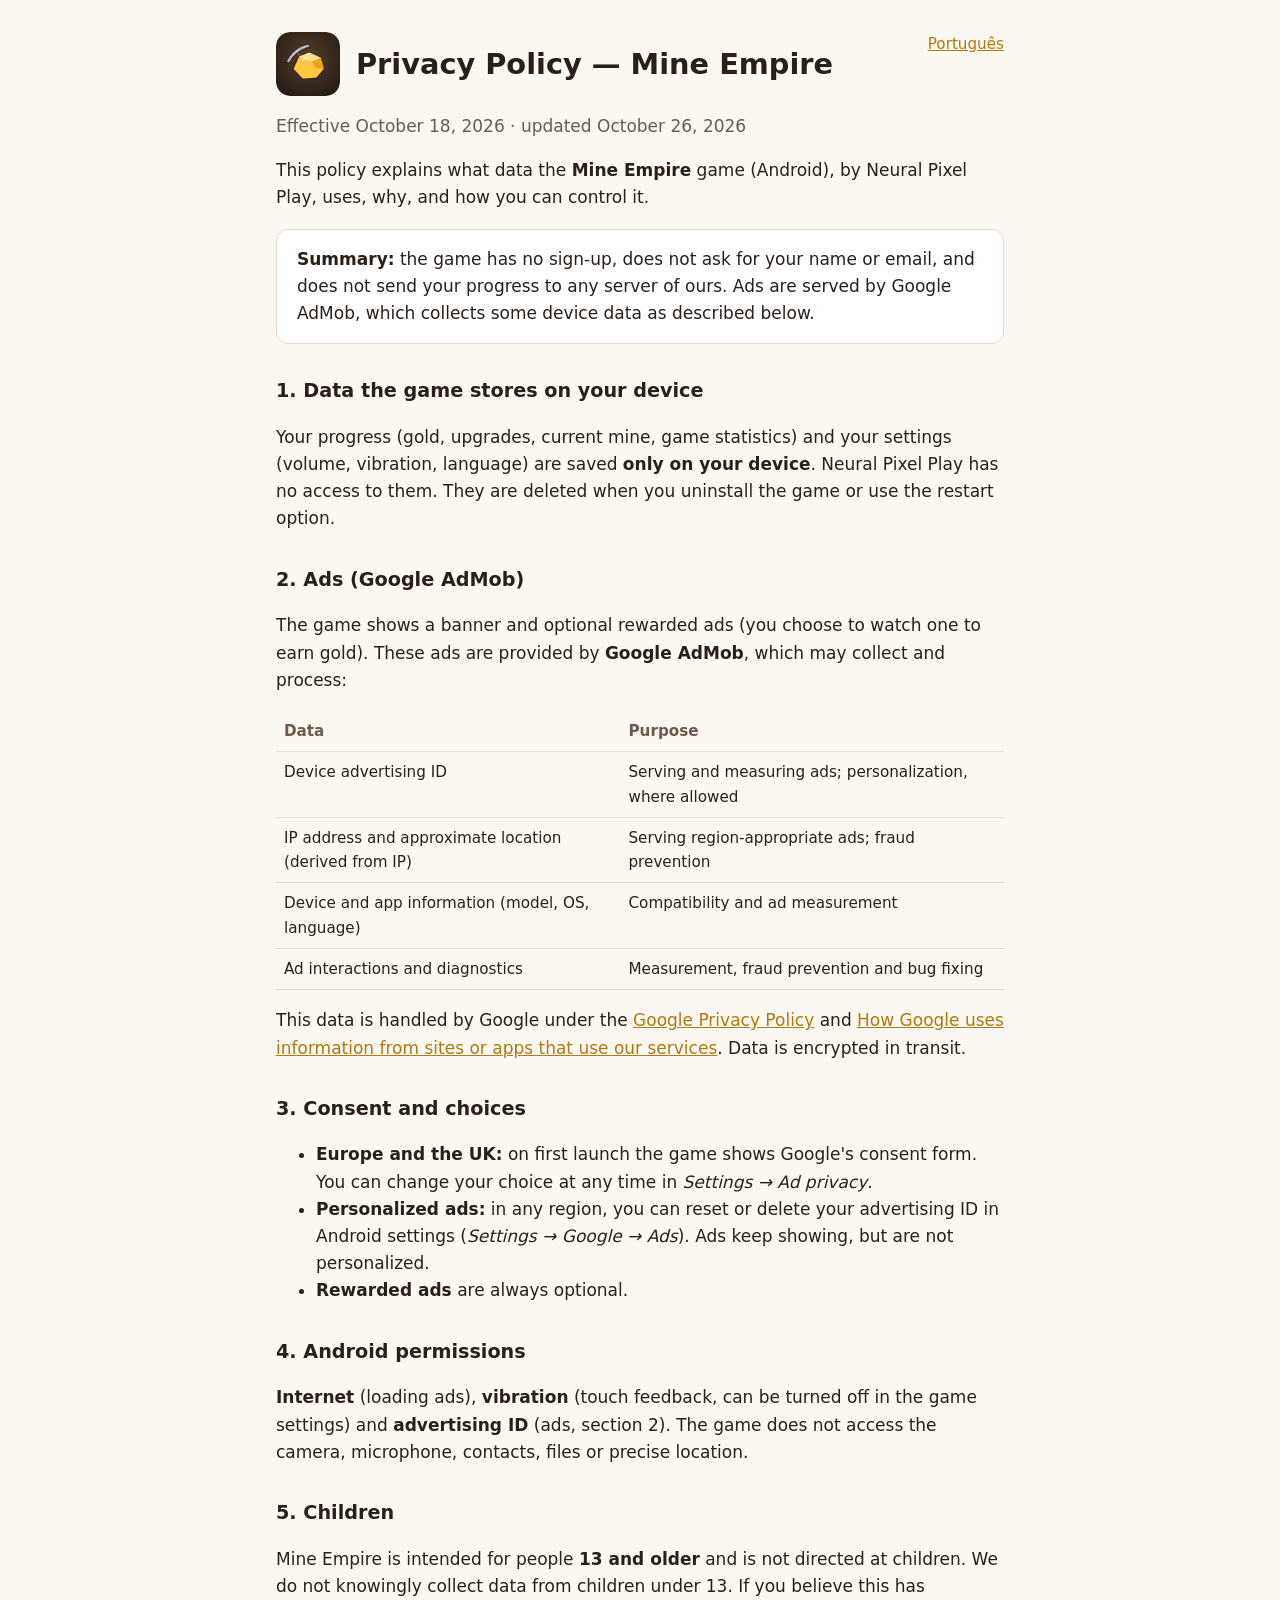
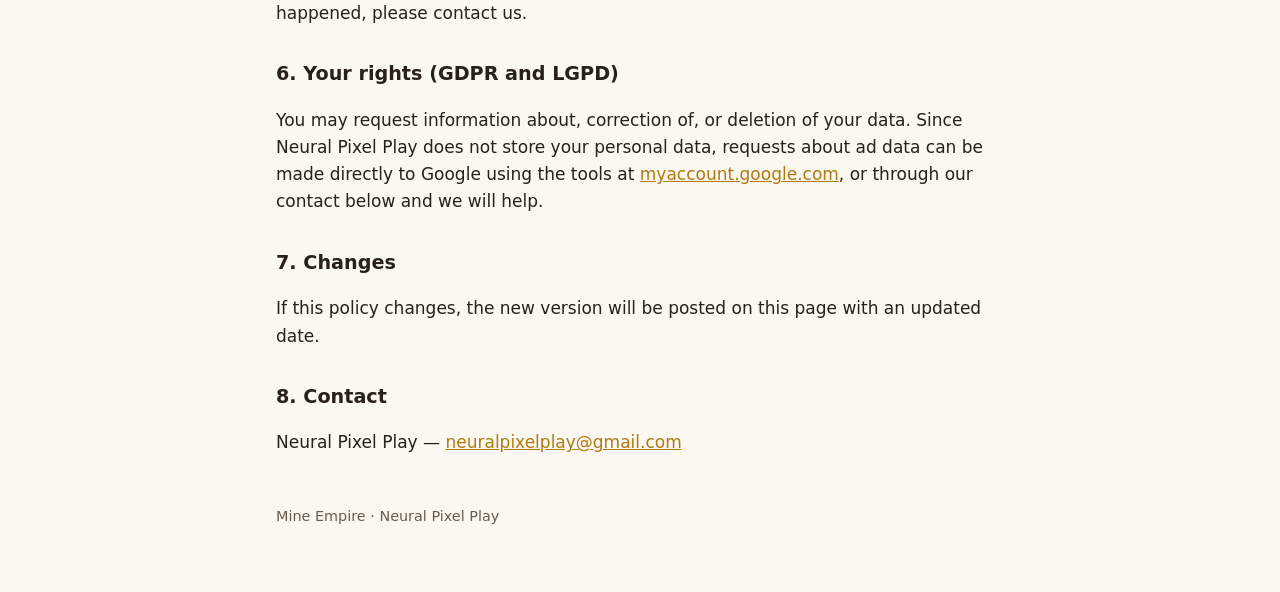
<file: mine-empire/privacy.html>
<!doctype html>
<html lang="en">
<head>
<meta charset="utf-8">
<meta name="viewport" content="width=device-width, initial-scale=1">
<title>Mine Empire — Privacy Policy</title>
<link rel="stylesheet" href="../assets/style.css">
</head>
<body>
<main>
<a class="lang" href="privacidade.html" hreflang="pt-BR">Português</a>
<header>
  <img src="../assets/mine-empire-icon.png" alt="">
  <h1>Privacy Policy — Mine Empire</h1>
</header>
<p class="muted">Effective October 18, 2026 · updated October 26, 2026</p>

<p>This policy explains what data the <strong>Mine Empire</strong> game (Android), by Neural Pixel Play, uses, why, and how you can control it.</p>

<div class="card">
  <strong>Summary:</strong> the game has no sign-up, does not ask for your name or email, and does not send your progress to any server of ours. Ads are served by Google AdMob, which collects some device data as described below.
</div>

<h2>1. Data the game stores on your device</h2>
<p>Your progress (gold, upgrades, current mine, game statistics) and your settings (volume, vibration, language) are saved <strong>only on your device</strong>. Neural Pixel Play has no access to them. They are deleted when you uninstall the game or use the restart option.</p>

<h2>2. Ads (Google AdMob)</h2>
<p>The game shows a banner and optional rewarded ads (you choose to watch one to earn gold). These ads are provided by <strong>Google AdMob</strong>, which may collect and process:</p>
<table>
  <tr><th>Data</th><th>Purpose</th></tr>
  <tr><td>Device advertising ID</td><td>Serving and measuring ads; personalization, where allowed</td></tr>
  <tr><td>IP address and approximate location (derived from IP)</td><td>Serving region-appropriate ads; fraud prevention</td></tr>
  <tr><td>Device and app information (model, OS, language)</td><td>Compatibility and ad measurement</td></tr>
  <tr><td>Ad interactions and diagnostics</td><td>Measurement, fraud prevention and bug fixing</td></tr>
</table>
<p>This data is handled by Google under the <a href="https://policies.google.com/privacy">Google Privacy Policy</a> and <a href="https://policies.google.com/technologies/partner-sites">How Google uses information from sites or apps that use our services</a>. Data is encrypted in transit.</p>

<h2>3. Consent and choices</h2>
<ul>
  <li><strong>Europe and the UK:</strong> on first launch the game shows Google's consent form. You can change your choice at any time in <em>Settings → Ad privacy</em>.</li>
  <li><strong>Personalized ads:</strong> in any region, you can reset or delete your advertising ID in Android settings (<em>Settings → Google → Ads</em>). Ads keep showing, but are not personalized.</li>
  <li><strong>Rewarded ads</strong> are always optional.</li>
</ul>

<h2>4. Android permissions</h2>
<p><strong>Internet</strong> (loading ads), <strong>vibration</strong> (touch feedback, can be turned off in the game settings) and <strong>advertising ID</strong> (ads, section 2). The game does not access the camera, microphone, contacts, files or precise location.</p>

<h2>5. Children</h2>
<p>Mine Empire is intended for people <strong>13 and older</strong> and is not directed at children. We do not knowingly collect data from children under 13. If you believe this has happened, please contact us.</p>

<h2>6. Your rights (GDPR and LGPD)</h2>
<p>You may request information about, correction of, or deletion of your data. Since Neural Pixel Play does not store your personal data, requests about ad data can be made directly to Google using the tools at <a href="https://myaccount.google.com/data-and-privacy">myaccount.google.com</a>, or through our contact below and we will help.</p>

<h2>7. Changes</h2>
<p>If this policy changes, the new version will be posted on this page with an updated date.</p>

<h2>8. Contact</h2>
<p>Neural Pixel Play — <a href="mailto:neuralpixelplay@gmail.com">neuralpixelplay@gmail.com</a></p>

<footer>Mine Empire · Neural Pixel Play</footer>
</main>
</body>
</html>
</file>
<file: assets/style.css>
:root {
  --bg: #fbf7f1;
  --surface: #ffffff;
  --text: #2a201a;
  --muted: #6b5b4e;
  --accent: #b07a10;
  --border: #e6dccf;
}

@media (prefers-color-scheme: dark) {
  :root {
    --bg: #1d1713;
    --surface: #2a201a;
    --text: #f3ece4;
    --muted: #bfae9d;
    --accent: #ffdb59;
    --border: #3d3027;
  }
}

* { box-sizing: border-box; }

body {
  margin: 0;
  background: var(--bg);
  color: var(--text);
  font: 17px/1.6 system-ui, -apple-system, "Segoe UI", Roboto, sans-serif;
}

main {
  max-width: 760px;
  margin: 0 auto;
  padding: 32px 16px 64px;
}

header { display: flex; align-items: center; gap: 16px; margin-bottom: 8px; }
header img { width: 64px; height: 64px; border-radius: 14px; }
h1 { font-size: 1.8rem; line-height: 1.2; margin: 0; }
h2 { font-size: 1.2rem; margin: 2rem 0 0.5rem; }
a { color: var(--accent); }
.muted { color: var(--muted); }
.lang { float: right; font-size: 0.95rem; }

.card {
  background: var(--surface);
  border: 1px solid var(--border);
  border-radius: 12px;
  padding: 16px 20px;
  margin: 16px 0;
}

table { width: 100%; border-collapse: collapse; font-size: 0.95rem; }
th, td { text-align: left; vertical-align: top; padding: 8px; border-bottom: 1px solid var(--border); }
th { color: var(--muted); font-weight: 600; }
footer { margin-top: 48px; font-size: 0.9rem; color: var(--muted); }
</file>
